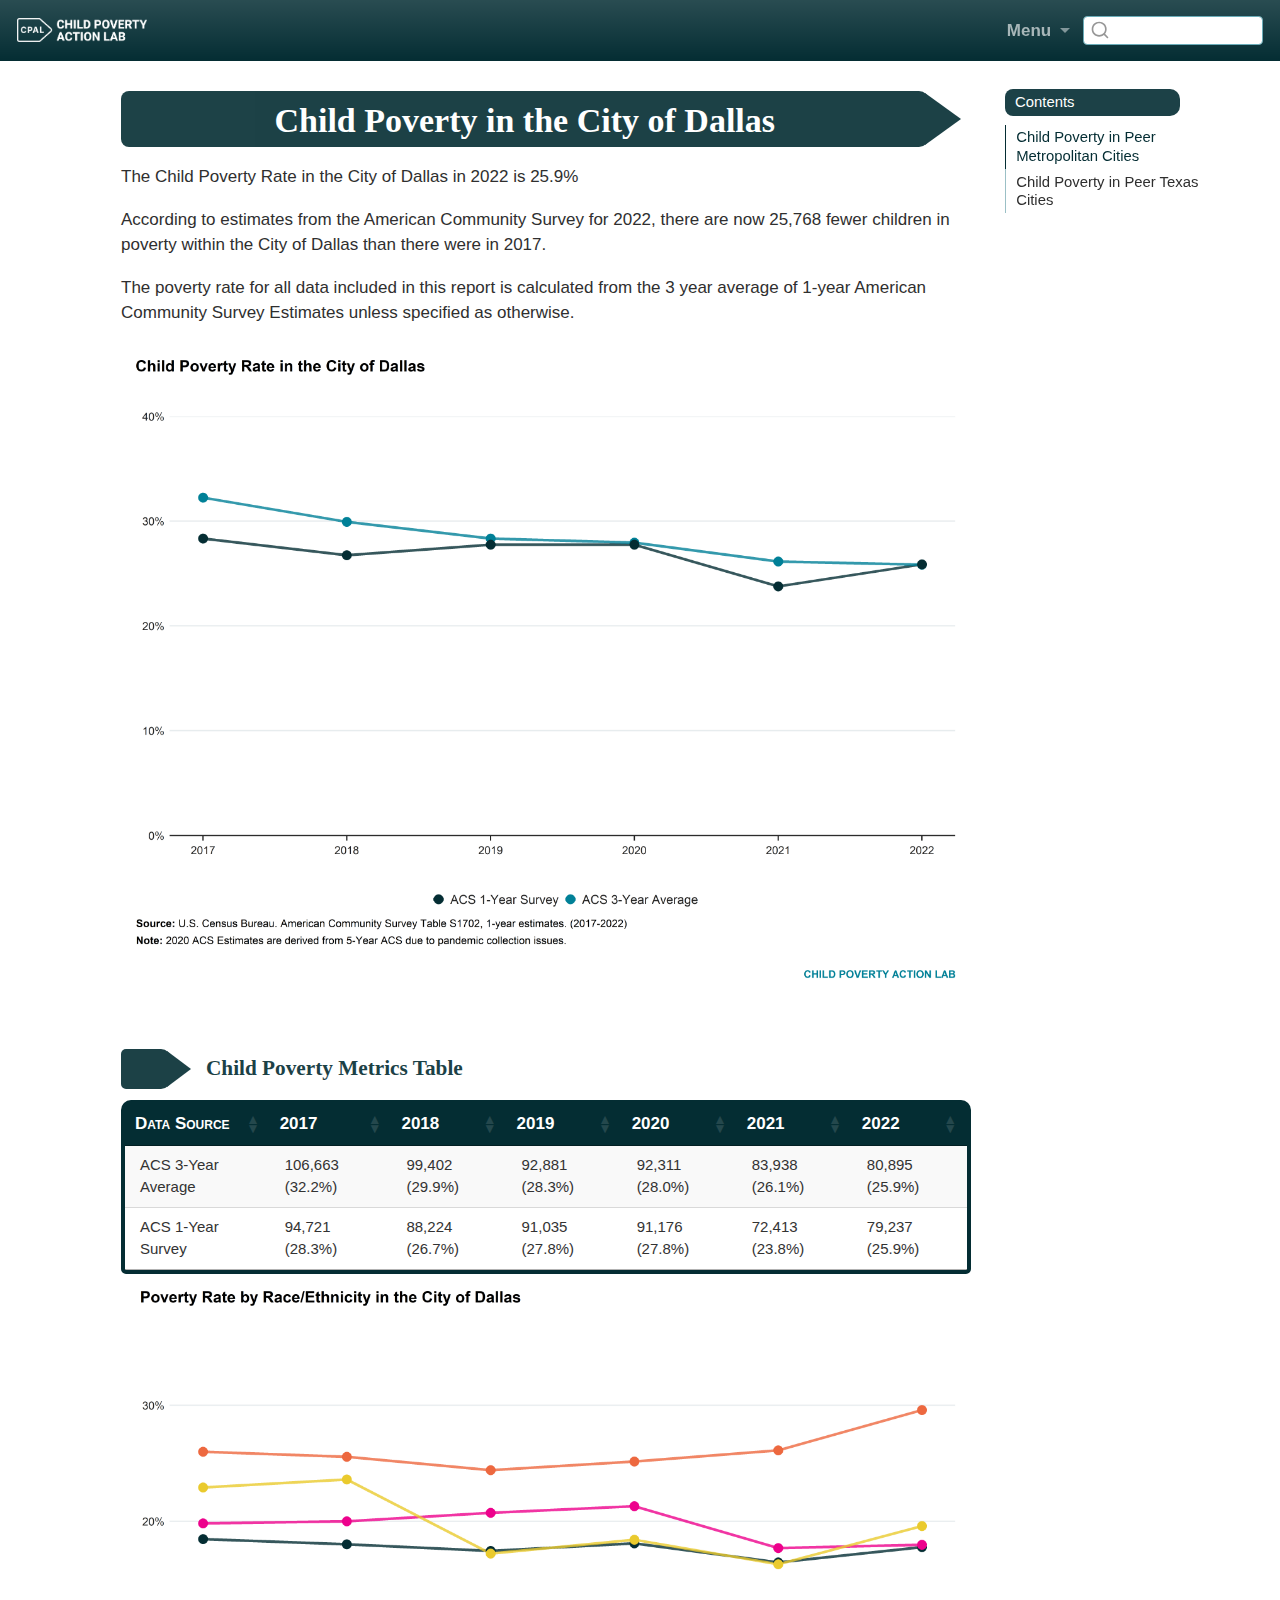
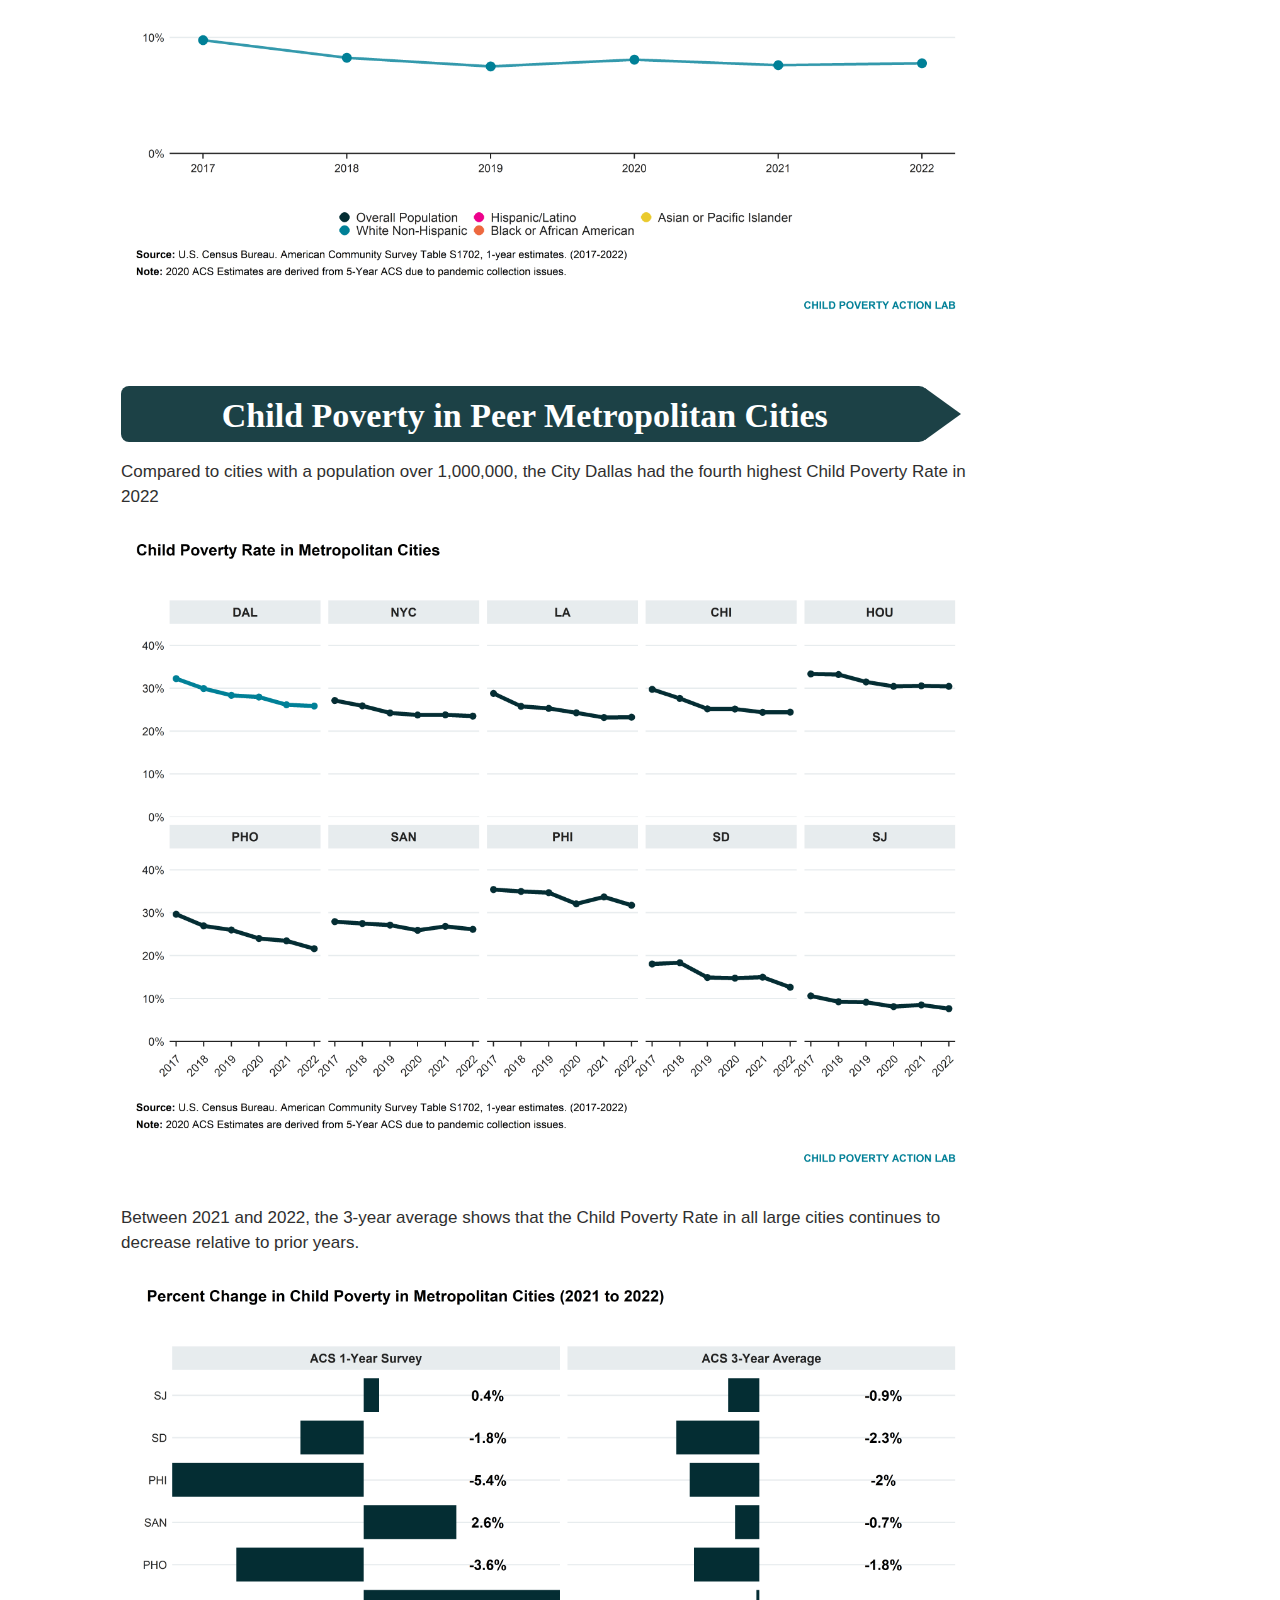
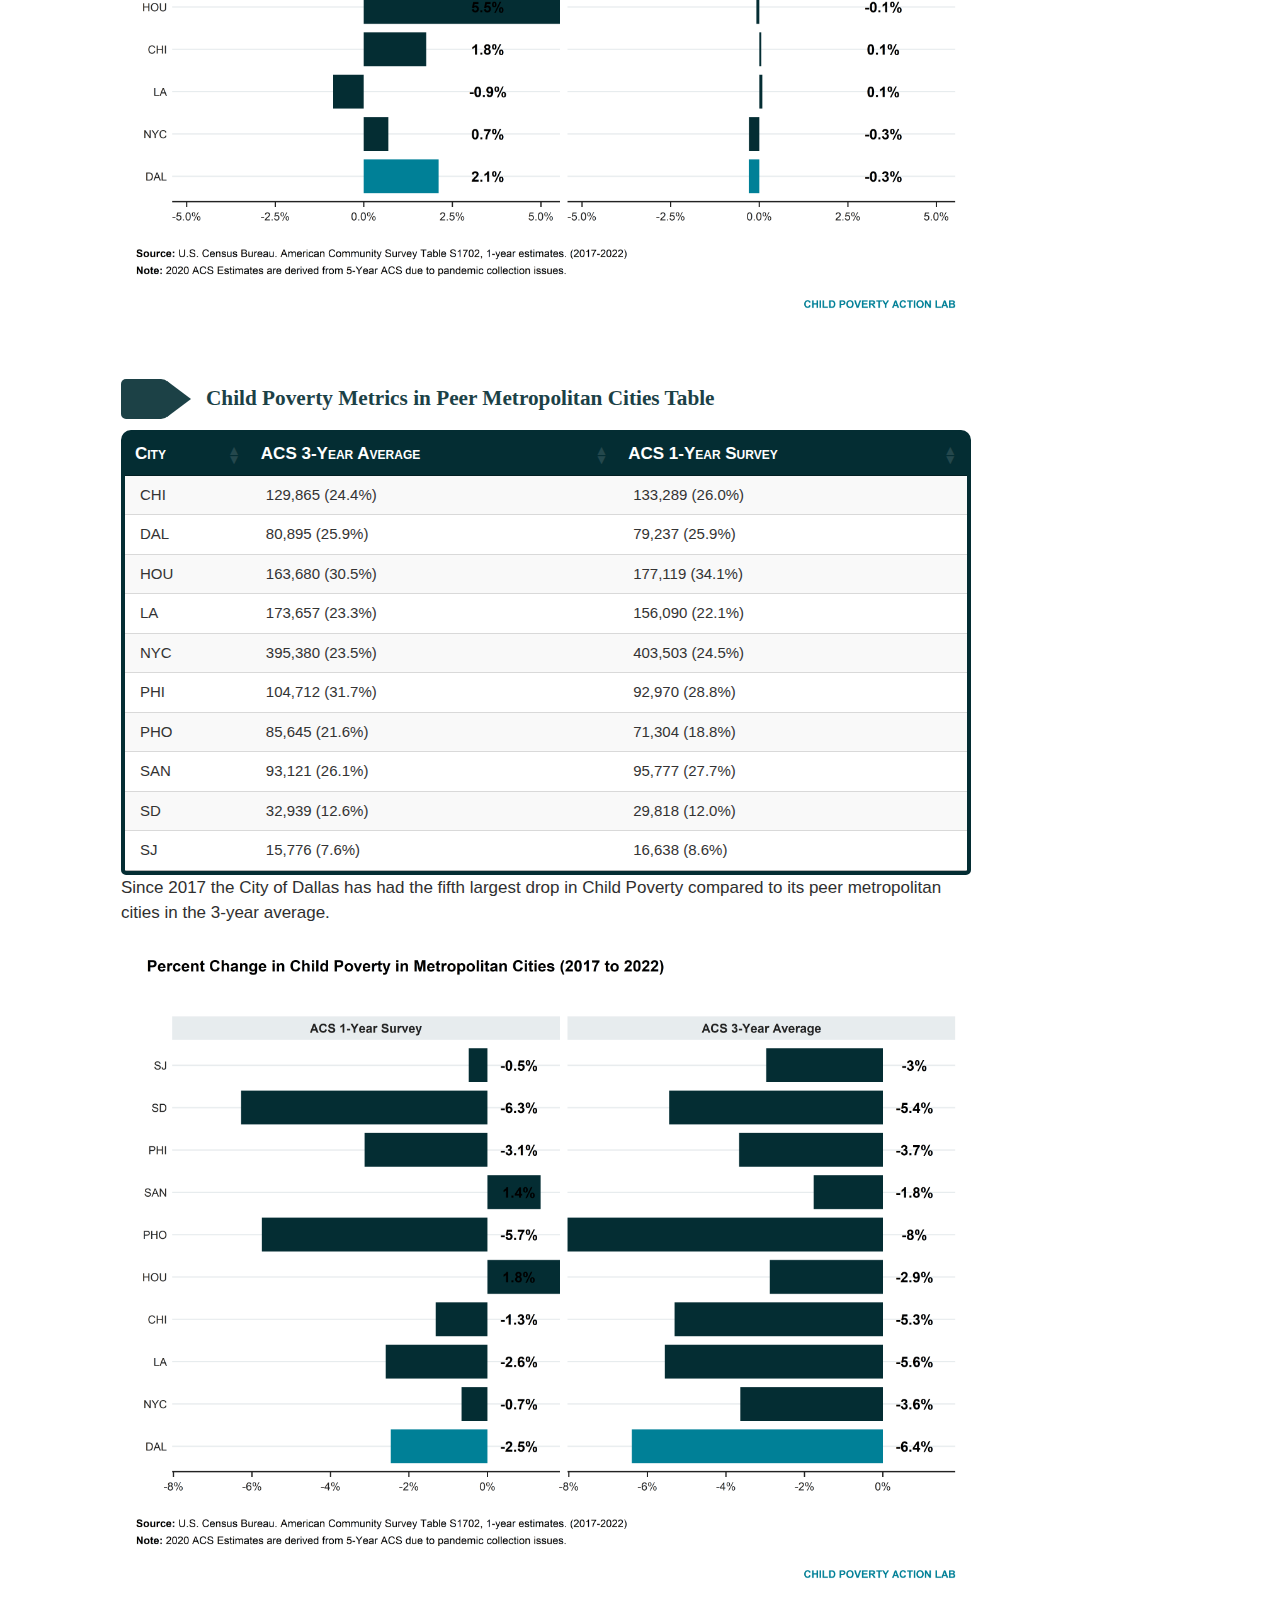
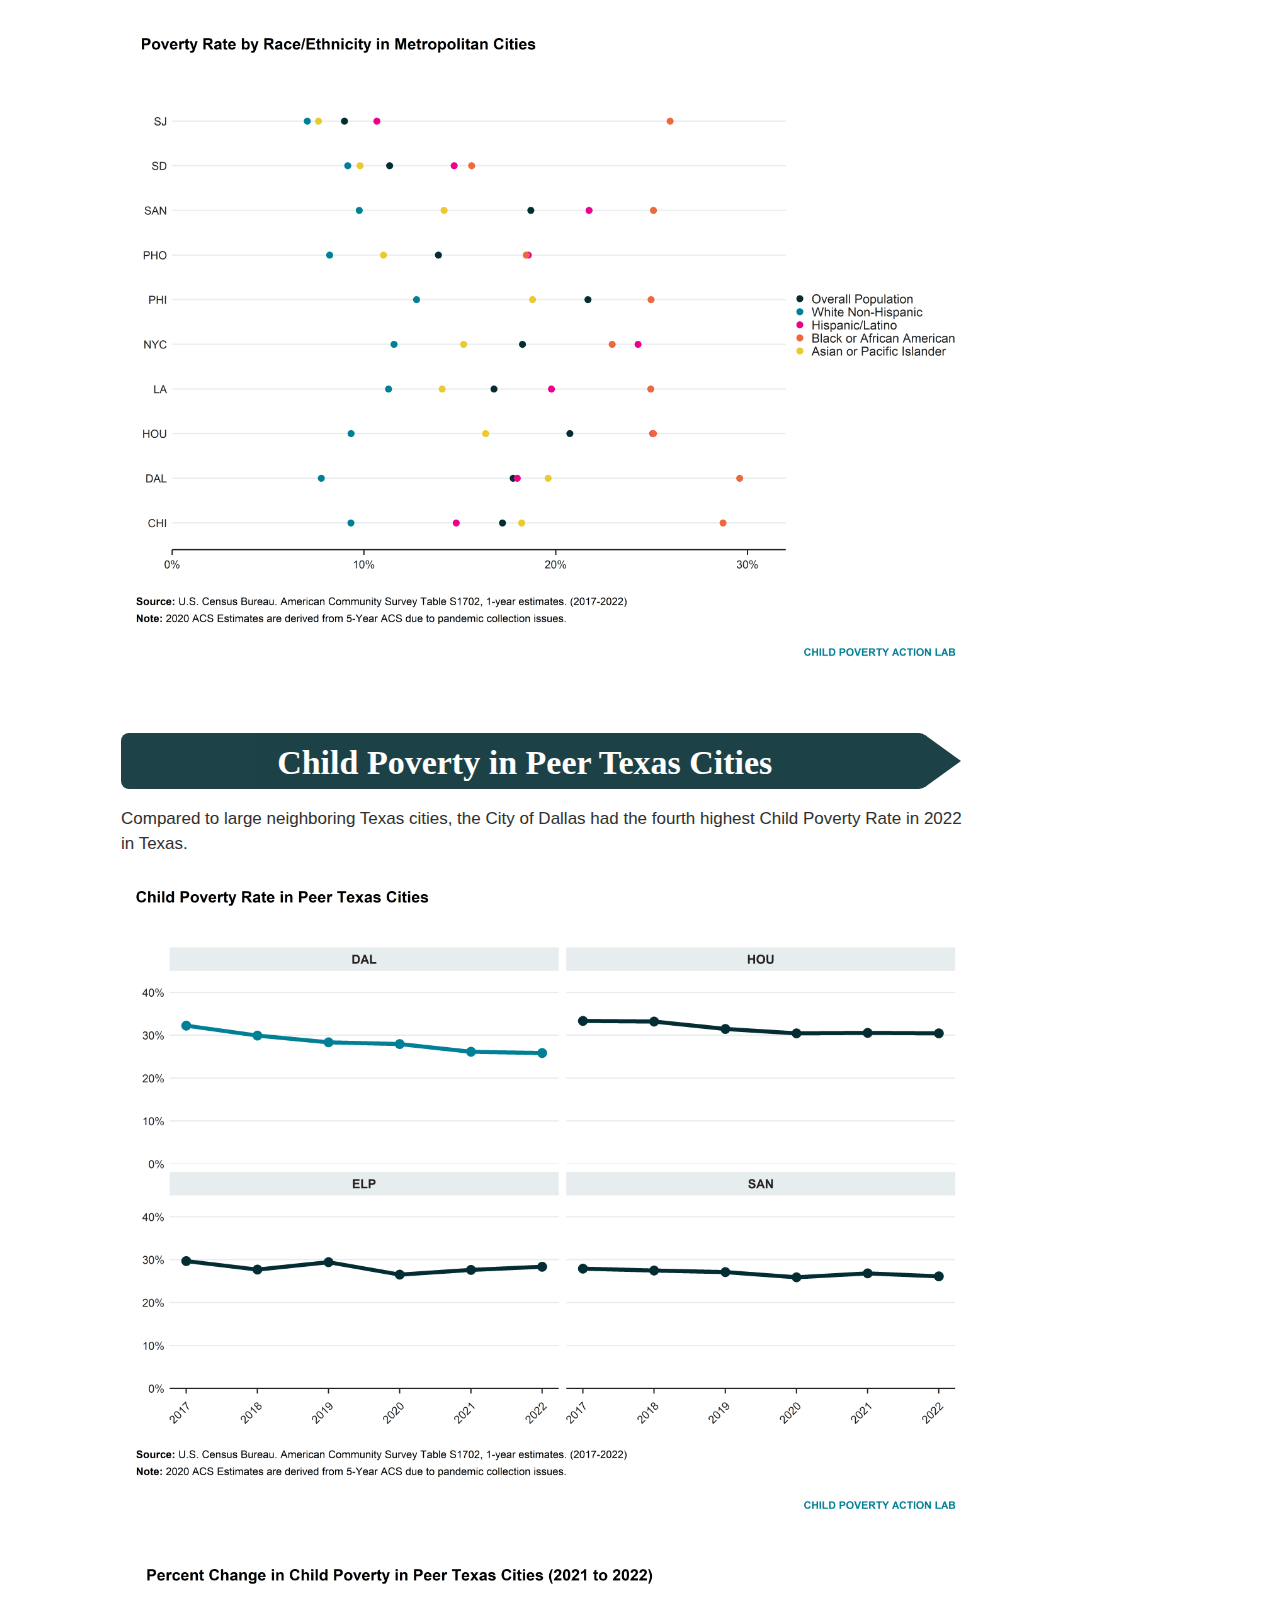
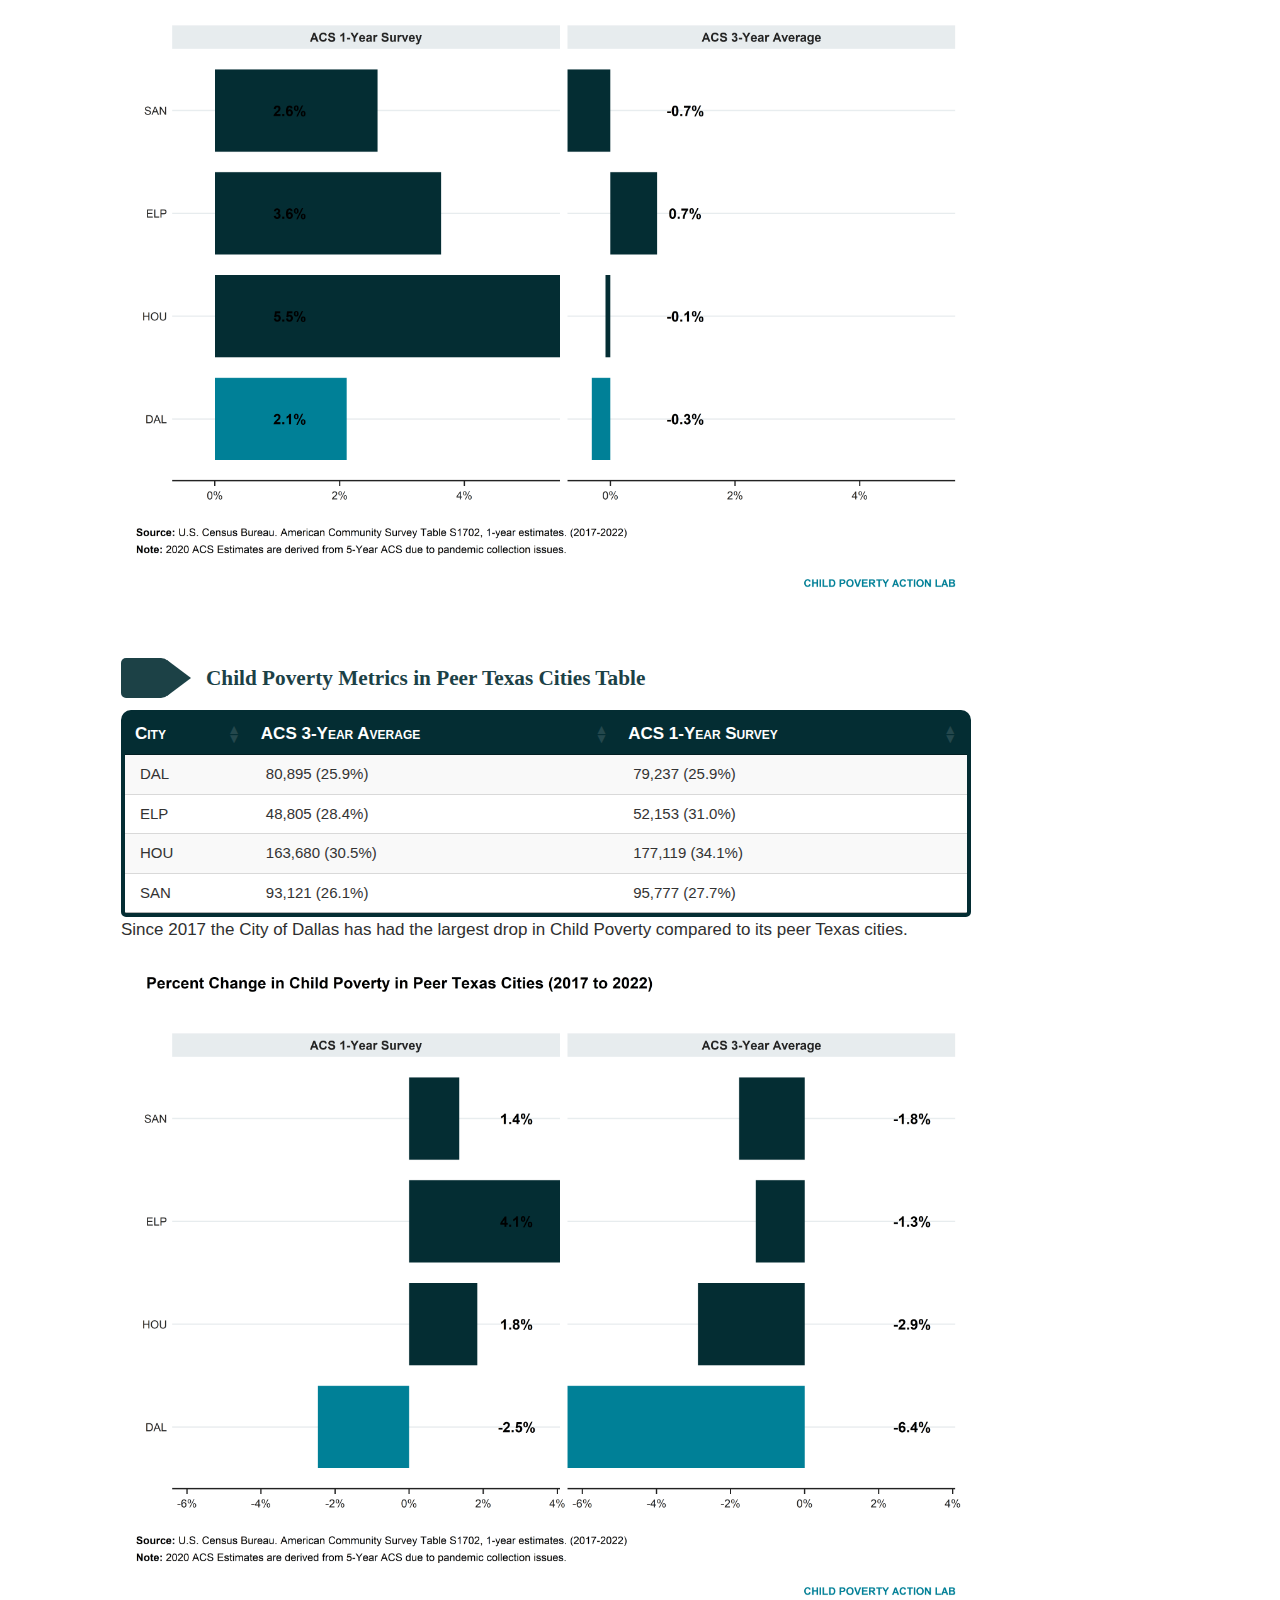
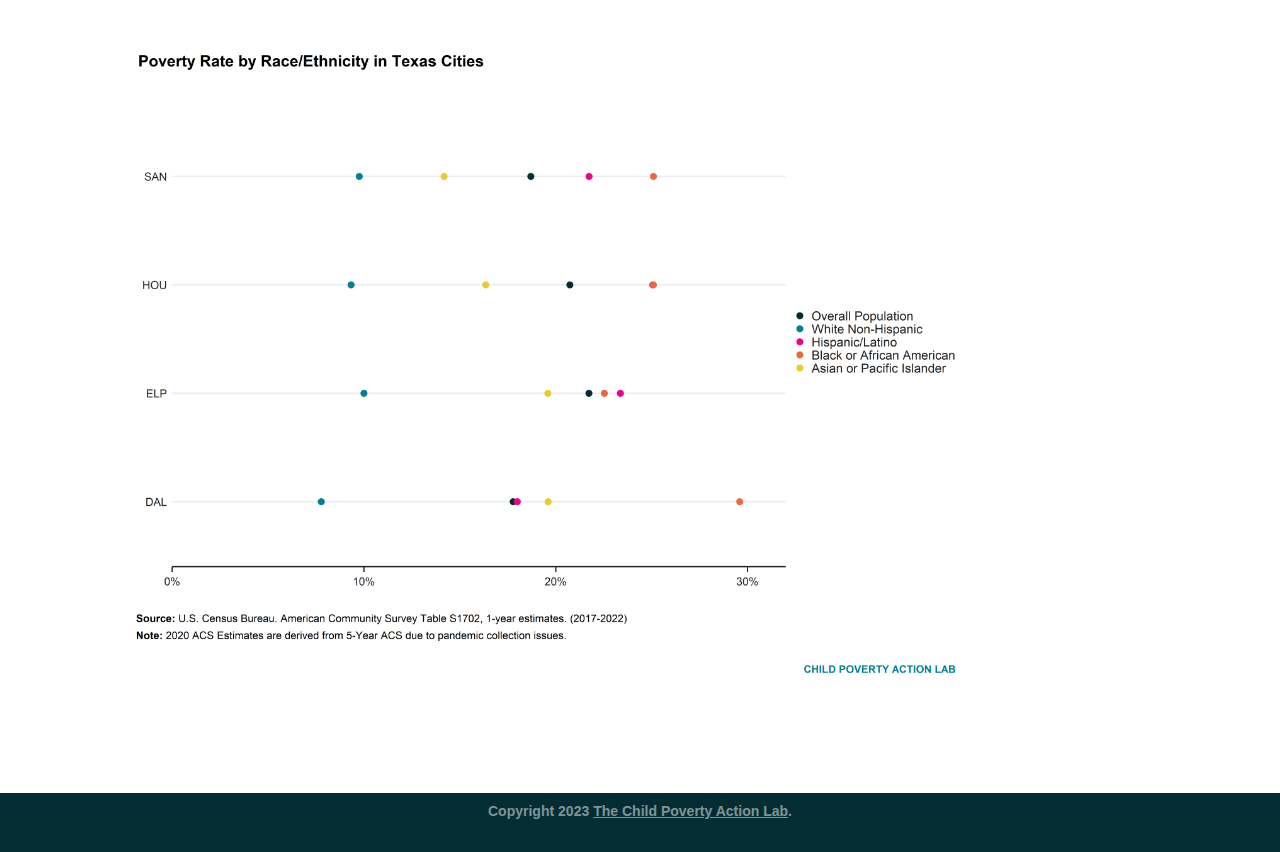
<file: docs/index.html>
<!DOCTYPE html>
<html xmlns="http://www.w3.org/1999/xhtml" lang="en" xml:lang="en"><head>

<meta charset="utf-8">
<meta name="generator" content="quarto-1.3.353">

<meta name="viewport" content="width=device-width, initial-scale=1.0, user-scalable=yes">


<title>Child Poverty in the City of Dallas</title>
<style>
code{white-space: pre-wrap;}
span.smallcaps{font-variant: small-caps;}
div.columns{display: flex; gap: min(4vw, 1.5em);}
div.column{flex: auto; overflow-x: auto;}
div.hanging-indent{margin-left: 1.5em; text-indent: -1.5em;}
ul.task-list{list-style: none;}
ul.task-list li input[type="checkbox"] {
  width: 0.8em;
  margin: 0 0.8em 0.2em -1em; /* quarto-specific, see https://github.com/quarto-dev/quarto-cli/issues/4556 */ 
  vertical-align: middle;
}
</style>


<script src="site_libs/quarto-nav/quarto-nav.js"></script>
<script src="site_libs/quarto-nav/headroom.min.js"></script>
<script src="site_libs/clipboard/clipboard.min.js"></script>
<script src="site_libs/quarto-search/autocomplete.umd.js"></script>
<script src="site_libs/quarto-search/fuse.min.js"></script>
<script src="site_libs/quarto-search/quarto-search.js"></script>
<meta name="quarto:offset" content="./">
<link href="./www/images/CPAL_favicon.ico" rel="icon">
<script src="site_libs/quarto-html/quarto.js"></script>
<script src="site_libs/quarto-html/popper.min.js"></script>
<script src="site_libs/quarto-html/tippy.umd.min.js"></script>
<link href="site_libs/quarto-html/tippy.css" rel="stylesheet">
<link href="site_libs/quarto-html/quarto-syntax-highlighting.css" rel="stylesheet" id="quarto-text-highlighting-styles">
<script src="site_libs/bootstrap/bootstrap.min.js"></script>
<link href="site_libs/bootstrap/bootstrap-icons.css" rel="stylesheet">
<link href="site_libs/bootstrap/bootstrap.min.css" rel="stylesheet" id="quarto-bootstrap" data-mode="light">
<script id="quarto-search-options" type="application/json">{
  "location": "navbar",
  "copy-button": false,
  "collapse-after": 3,
  "panel-placement": "end",
  "type": "textbox",
  "limit": 20,
  "language": {
    "search-no-results-text": "No results",
    "search-matching-documents-text": "matching documents",
    "search-copy-link-title": "Copy link to search",
    "search-hide-matches-text": "Hide additional matches",
    "search-more-match-text": "more match in this document",
    "search-more-matches-text": "more matches in this document",
    "search-clear-button-title": "Clear",
    "search-detached-cancel-button-title": "Cancel",
    "search-submit-button-title": "Submit"
  }
}</script>
<style>html{ scroll-behavior: smooth; }</style>

<script src="site_libs/htmlwidgets-1.6.2/htmlwidgets.js"></script>
<link href="site_libs/datatables-css-0.0.0/datatables-crosstalk.css" rel="stylesheet">
<script src="site_libs/datatables-binding-0.29/datatables.js"></script>
<script src="site_libs/jquery-3.6.0/jquery-3.6.0.min.js"></script>
<link href="site_libs/dt-core-1.13.4/css/jquery.dataTables.min.css" rel="stylesheet">
<link href="site_libs/dt-core-1.13.4/css/jquery.dataTables.extra.css" rel="stylesheet">
<script src="site_libs/dt-core-1.13.4/js/jquery.dataTables.min.js"></script>
<link href="site_libs/crosstalk-1.2.0/css/crosstalk.min.css" rel="stylesheet">
<script src="site_libs/crosstalk-1.2.0/js/crosstalk.min.js"></script>


</head>

<body class="nav-fixed">

<div id="quarto-search-results"></div>
  <header id="quarto-header" class="headroom fixed-top">
    <nav class="navbar navbar-expand navbar-dark ">
      <div class="navbar-container container-fluid">
      <div class="navbar-brand-container">
    <a href="https://github.com/childpovertyactionlab/" class="navbar-brand navbar-brand-logo">
    <img src="./www/images/CPAL_Logo_White.png" alt="" class="navbar-logo">
    </a>
  </div>
          <ul class="navbar-nav navbar-nav-scroll ms-auto">
  <li class="nav-item dropdown ">
    <a class="nav-link dropdown-toggle" href="#" id="nav-menu-bmenub" role="button" data-bs-toggle="dropdown" aria-expanded="false" rel="" target="">
 <span class="menu-text"><b>Menu<b></b></b></span>
    </a>
    <ul class="dropdown-menu dropdown-menu-end" aria-labelledby="nav-menu-bmenub">    
        <li>
    <a class="dropdown-item" href="./index.html" rel="" target=""><i class="bi bi-house-door-fill" role="img">
</i> 
 <span class="dropdown-text">Home</span></a>
  </li>  
        <li>
    <a class="dropdown-item" href="https://github.com/childpovertyactionlab/" rel="" target=""><i class="bi bi-github" role="img">
</i> 
 <span class="dropdown-text">Github</span></a>
  </li>  
    </ul>
  </li>
</ul>
          <div class="quarto-navbar-tools">
</div>
            <div id="quarto-search" class="" title="Search"></div>
      </div> <!-- /container-fluid -->
    </nav>
</header>
<!-- content -->
<div id="quarto-content" class="quarto-container page-columns page-rows-contents page-layout-article page-navbar">
<!-- sidebar -->
<!-- margin-sidebar -->
    <div id="quarto-margin-sidebar" class="sidebar margin-sidebar">
        <nav id="TOC" role="doc-toc" class="toc-active">
    <h2 id="toc-title">Contents</h2>
   
  <ul class="collapse">
  <li><a href="#child-poverty-in-peer-metropolitan-cities" id="toc-child-poverty-in-peer-metropolitan-cities" class="nav-link active" data-scroll-target="#child-poverty-in-peer-metropolitan-cities">Child Poverty in Peer Metropolitan Cities</a></li>
  <li><a href="#child-poverty-in-peer-texas-cities" id="toc-child-poverty-in-peer-texas-cities" class="nav-link" data-scroll-target="#child-poverty-in-peer-texas-cities">Child Poverty in Peer Texas Cities</a></li>
  </ul>
</nav>
    </div>
<!-- main -->
<main class="content" id="quarto-document-content">

<header id="title-block-header" class="quarto-title-block default">
<div class="quarto-title">
<h1 class="title">Child Poverty in the City of Dallas</h1>
</div>



<div class="quarto-title-meta">

    
  
    
  </div>
  

</header>

<p>The Child Poverty Rate in the City of Dallas in 2022 is 25.9%</p>
<p>According to estimates from the American Community Survey for 2022, there are now 25,768 fewer children in poverty within the City of Dallas than there were in 2017.</p>
<p>The poverty rate for all data included in this report is calculated from the 3 year average of 1-year American Community Survey Estimates unless specified as otherwise.</p>
<div class="cell">
<div class="cell-output-display">
<p><img src="index_files/figure-html/Child Poverty in Dallas-1.png" class="img-fluid" width="2700"></p>
</div>
</div>
<section id="child-poverty-metrics-table" class="level4">
<h4 data-anchor-id="child-poverty-metrics-table">Child Poverty Metrics Table</h4>
<div class="cell">
<div class="cell-output-display">

<div class="datatables html-widget html-fill-item-overflow-hidden html-fill-item" id="htmlwidget-7157d9658a467c2d9360" style="width:100%;height:auto;"></div>
<script type="application/json" data-for="htmlwidget-7157d9658a467c2d9360">{"x":{"filter":"none","vertical":false,"data":[["ACS 3-Year Average","ACS 1-Year Survey"],["106,663 (32.2%)","94,721 (28.3%)"],["99,402 (29.9%)","88,224 (26.7%)"],["92,881 (28.3%)","91,035 (27.8%)"],["92,311 (28.0%)","91,176 (27.8%)"],["83,938 (26.1%)","72,413 (23.8%)"],["80,895 (25.9%)","79,237 (25.9%)"]],"container":"<table class=\"display\">\n  <thead>\n    <tr>\n      <th>Data Source<\/th>\n      <th>2017<\/th>\n      <th>2018<\/th>\n      <th>2019<\/th>\n      <th>2020<\/th>\n      <th>2021<\/th>\n      <th>2022<\/th>\n    <\/tr>\n  <\/thead>\n<\/table>","options":{"paging":false,"searching":false,"info":false,"columnDefs":[],"order":[],"autoWidth":false,"orderClasses":false,"rowCallback":"function(row, data, displayNum, displayIndex, dataIndex) {\n}"}},"evals":["options.rowCallback"],"jsHooks":[]}</script>
</div>
</div>
<div class="cell">
<div class="cell-output-display">
<p><img src="index_files/figure-html/Poverty by Race/Ethnicity-1.png" class="img-fluid" width="2700"></p>
</div>
</div>
</section>
<section id="child-poverty-in-peer-metropolitan-cities" class="level1">
<h1>Child Poverty in Peer Metropolitan Cities</h1>
<p>Compared to cities with a population over 1,000,000, the City Dallas had the fourth highest Child Poverty Rate in 2022</p>
<div class="cell">
<div class="cell-output-display">
<p><img src="index_files/figure-html/Child Poverty Rate in Peer Metropolitan Cities-1.png" class="img-fluid" width="2700"></p>
</div>
</div>
<p>Between 2021 and 2022, the 3-year average shows that the Child Poverty Rate in all large cities continues to decrease relative to prior years.</p>
<div class="cell">
<div class="cell-output-display">
<p><img src="index_files/figure-html/One Year Child Poverty Change in Cities Over 1,000,000 Population-1.png" class="img-fluid" width="2700"></p>
</div>
</div>
<section id="child-poverty-metrics-in-peer-metropolitan-cities-table" class="level4">
<h4 data-anchor-id="child-poverty-metrics-in-peer-metropolitan-cities-table">Child Poverty Metrics in Peer Metropolitan Cities Table</h4>
<div class="cell">
<div class="cell-output-display">

<div class="datatables html-widget html-fill-item-overflow-hidden html-fill-item" id="htmlwidget-e130efba8410155f32df" style="width:100%;height:auto;"></div>
<script type="application/json" data-for="htmlwidget-e130efba8410155f32df">{"x":{"filter":"none","vertical":false,"data":[["CHI","DAL","HOU","LA","NYC","PHI","PHO","SAN","SD","SJ"],["129,865 (24.4%)","80,895 (25.9%)","163,680 (30.5%)","173,657 (23.3%)","395,380 (23.5%)","104,712 (31.7%)","85,645 (21.6%)","93,121 (26.1%)","32,939 (12.6%)","15,776 (7.6%)"],["133,289 (26.0%)","79,237 (25.9%)","177,119 (34.1%)","156,090 (22.1%)","403,503 (24.5%)","92,970 (28.8%)","71,304 (18.8%)","95,777 (27.7%)","29,818 (12.0%)","16,638 (8.6%)"]],"container":"<table class=\"display\">\n  <thead>\n    <tr>\n      <th>City<\/th>\n      <th>ACS 3-Year Average<\/th>\n      <th>ACS 1-Year Survey<\/th>\n    <\/tr>\n  <\/thead>\n<\/table>","options":{"paging":false,"searching":false,"info":false,"columnDefs":[],"order":[],"autoWidth":false,"orderClasses":false,"rowCallback":"function(row, data, displayNum, displayIndex, dataIndex) {\n}"}},"evals":["options.rowCallback"],"jsHooks":[]}</script>
</div>
</div>
<p>Since 2017 the City of Dallas has had the fifth largest drop in Child Poverty compared to its peer metropolitan cities in the 3-year average.</p>
<div class="cell">
<div class="cell-output-display">
<p><img src="index_files/figure-html/Child Poverty Change in Peer Metropolitan Cities-1.png" class="img-fluid" width="2700"></p>
</div>
</div>
<div class="cell">
<div class="cell-output-display">
<p><img src="index_files/figure-html/Poverty by Race/Ethnicity in Peer Metropolitan Cities-1.png" class="img-fluid" width="2700"></p>
</div>
</div>
</section>
</section>
<section id="child-poverty-in-peer-texas-cities" class="level1">
<h1>Child Poverty in Peer Texas Cities</h1>
<p>Compared to large neighboring Texas cities, the City of Dallas had the fourth highest Child Poverty Rate in 2022 in Texas.</p>
<div class="cell">
<div class="cell-output-display">
<p><img src="index_files/figure-html/Child Poverty Rate in Texas Cities-1.png" class="img-fluid" width="2700"></p>
</div>
</div>
<div class="cell">
<div class="cell-output-display">
<p><img src="index_files/figure-html/Child Poverty Change in Texas Cities 2021 to 2022-1.png" class="img-fluid" width="2700"></p>
</div>
</div>
<section id="child-poverty-metrics-in-peer-texas-cities-table" class="level4">
<h4 data-anchor-id="child-poverty-metrics-in-peer-texas-cities-table">Child Poverty Metrics in Peer Texas Cities Table</h4>
<div class="cell">
<div class="cell-output-display">

<div class="datatables html-widget html-fill-item-overflow-hidden html-fill-item" id="htmlwidget-072ff51f30ffa00603fb" style="width:100%;height:auto;"></div>
<script type="application/json" data-for="htmlwidget-072ff51f30ffa00603fb">{"x":{"filter":"none","vertical":false,"data":[["DAL","ELP","HOU","SAN"],["80,895 (25.9%)","48,805 (28.4%)","163,680 (30.5%)","93,121 (26.1%)"],["79,237 (25.9%)","52,153 (31.0%)","177,119 (34.1%)","95,777 (27.7%)"]],"container":"<table class=\"display\">\n  <thead>\n    <tr>\n      <th>City<\/th>\n      <th>ACS 3-Year Average<\/th>\n      <th>ACS 1-Year Survey<\/th>\n    <\/tr>\n  <\/thead>\n<\/table>","options":{"paging":false,"searching":false,"info":false,"columnDefs":[],"order":[],"autoWidth":false,"orderClasses":false,"rowCallback":"function(row, data, displayNum, displayIndex, dataIndex) {\n}"}},"evals":["options.rowCallback"],"jsHooks":[]}</script>
</div>
</div>
<p>Since 2017 the City of Dallas has had the largest drop in Child Poverty compared to its peer Texas cities.</p>
<div class="cell">
<div class="cell-output-display">
<p><img src="index_files/figure-html/Child Poverty Change in Texas Cities 2017 to 2022-1.png" class="img-fluid" width="2700"></p>
</div>
</div>
<div class="cell">
<div class="cell-output-display">
<p><img src="index_files/figure-html/Poverty by Race/Ethnicity in Texas Cities-1.png" class="img-fluid" width="2700"></p>
</div>
</div>
<b><b>

</b></b></section><b><b>
</b></b></section><b><b>

</b></b></main><b><b> <!-- /main -->
<script id="quarto-html-after-body" type="application/javascript">
window.document.addEventListener("DOMContentLoaded", function (event) {
  const toggleBodyColorMode = (bsSheetEl) => {
    const mode = bsSheetEl.getAttribute("data-mode");
    const bodyEl = window.document.querySelector("body");
    if (mode === "dark") {
      bodyEl.classList.add("quarto-dark");
      bodyEl.classList.remove("quarto-light");
    } else {
      bodyEl.classList.add("quarto-light");
      bodyEl.classList.remove("quarto-dark");
    }
  }
  const toggleBodyColorPrimary = () => {
    const bsSheetEl = window.document.querySelector("link#quarto-bootstrap");
    if (bsSheetEl) {
      toggleBodyColorMode(bsSheetEl);
    }
  }
  toggleBodyColorPrimary();  
  const isCodeAnnotation = (el) => {
    for (const clz of el.classList) {
      if (clz.startsWith('code-annotation-')) {                     
        return true;
      }
    }
    return false;
  }
  const clipboard = new window.ClipboardJS('.code-copy-button', {
    text: function(trigger) {
      const codeEl = trigger.previousElementSibling.cloneNode(true);
      for (const childEl of codeEl.children) {
        if (isCodeAnnotation(childEl)) {
          childEl.remove();
        }
      }
      return codeEl.innerText;
    }
  });
  clipboard.on('success', function(e) {
    // button target
    const button = e.trigger;
    // don't keep focus
    button.blur();
    // flash "checked"
    button.classList.add('code-copy-button-checked');
    var currentTitle = button.getAttribute("title");
    button.setAttribute("title", "Copied!");
    let tooltip;
    if (window.bootstrap) {
      button.setAttribute("data-bs-toggle", "tooltip");
      button.setAttribute("data-bs-placement", "left");
      button.setAttribute("data-bs-title", "Copied!");
      tooltip = new bootstrap.Tooltip(button, 
        { trigger: "manual", 
          customClass: "code-copy-button-tooltip",
          offset: [0, -8]});
      tooltip.show();    
    }
    setTimeout(function() {
      if (tooltip) {
        tooltip.hide();
        button.removeAttribute("data-bs-title");
        button.removeAttribute("data-bs-toggle");
        button.removeAttribute("data-bs-placement");
      }
      button.setAttribute("title", currentTitle);
      button.classList.remove('code-copy-button-checked');
    }, 1000);
    // clear code selection
    e.clearSelection();
  });
  function tippyHover(el, contentFn) {
    const config = {
      allowHTML: true,
      content: contentFn,
      maxWidth: 500,
      delay: 100,
      arrow: false,
      appendTo: function(el) {
          return el.parentElement;
      },
      interactive: true,
      interactiveBorder: 10,
      theme: 'quarto',
      placement: 'bottom-start'
    };
    window.tippy(el, config); 
  }
  const noterefs = window.document.querySelectorAll('a[role="doc-noteref"]');
  for (var i=0; i<noterefs.length; i++) {
    const ref = noterefs[i];
    tippyHover(ref, function() {
      // use id or data attribute instead here
      let href = ref.getAttribute('data-footnote-href') || ref.getAttribute('href');
      try { href = new URL(href).hash; } catch {}
      const id = href.replace(/^#\/?/, "");
      const note = window.document.getElementById(id);
      return note.innerHTML;
    });
  }
      let selectedAnnoteEl;
      const selectorForAnnotation = ( cell, annotation) => {
        let cellAttr = 'data-code-cell="' + cell + '"';
        let lineAttr = 'data-code-annotation="' +  annotation + '"';
        const selector = 'span[' + cellAttr + '][' + lineAttr + ']';
        return selector;
      }
      const selectCodeLines = (annoteEl) => {
        const doc = window.document;
        const targetCell = annoteEl.getAttribute("data-target-cell");
        const targetAnnotation = annoteEl.getAttribute("data-target-annotation");
        const annoteSpan = window.document.querySelector(selectorForAnnotation(targetCell, targetAnnotation));
        const lines = annoteSpan.getAttribute("data-code-lines").split(",");
        const lineIds = lines.map((line) => {
          return targetCell + "-" + line;
        })
        let top = null;
        let height = null;
        let parent = null;
        if (lineIds.length > 0) {
            //compute the position of the single el (top and bottom and make a div)
            const el = window.document.getElementById(lineIds[0]);
            top = el.offsetTop;
            height = el.offsetHeight;
            parent = el.parentElement.parentElement;
          if (lineIds.length > 1) {
            const lastEl = window.document.getElementById(lineIds[lineIds.length - 1]);
            const bottom = lastEl.offsetTop + lastEl.offsetHeight;
            height = bottom - top;
          }
          if (top !== null && height !== null && parent !== null) {
            // cook up a div (if necessary) and position it 
            let div = window.document.getElementById("code-annotation-line-highlight");
            if (div === null) {
              div = window.document.createElement("div");
              div.setAttribute("id", "code-annotation-line-highlight");
              div.style.position = 'absolute';
              parent.appendChild(div);
            }
            div.style.top = top - 2 + "px";
            div.style.height = height + 4 + "px";
            let gutterDiv = window.document.getElementById("code-annotation-line-highlight-gutter");
            if (gutterDiv === null) {
              gutterDiv = window.document.createElement("div");
              gutterDiv.setAttribute("id", "code-annotation-line-highlight-gutter");
              gutterDiv.style.position = 'absolute';
              const codeCell = window.document.getElementById(targetCell);
              const gutter = codeCell.querySelector('.code-annotation-gutter');
              gutter.appendChild(gutterDiv);
            }
            gutterDiv.style.top = top - 2 + "px";
            gutterDiv.style.height = height + 4 + "px";
          }
          selectedAnnoteEl = annoteEl;
        }
      };
      const unselectCodeLines = () => {
        const elementsIds = ["code-annotation-line-highlight", "code-annotation-line-highlight-gutter"];
        elementsIds.forEach((elId) => {
          const div = window.document.getElementById(elId);
          if (div) {
            div.remove();
          }
        });
        selectedAnnoteEl = undefined;
      };
      // Attach click handler to the DT
      const annoteDls = window.document.querySelectorAll('dt[data-target-cell]');
      for (const annoteDlNode of annoteDls) {
        annoteDlNode.addEventListener('click', (event) => {
          const clickedEl = event.target;
          if (clickedEl !== selectedAnnoteEl) {
            unselectCodeLines();
            const activeEl = window.document.querySelector('dt[data-target-cell].code-annotation-active');
            if (activeEl) {
              activeEl.classList.remove('code-annotation-active');
            }
            selectCodeLines(clickedEl);
            clickedEl.classList.add('code-annotation-active');
          } else {
            // Unselect the line
            unselectCodeLines();
            clickedEl.classList.remove('code-annotation-active');
          }
        });
      }
  const findCites = (el) => {
    const parentEl = el.parentElement;
    if (parentEl) {
      const cites = parentEl.dataset.cites;
      if (cites) {
        return {
          el,
          cites: cites.split(' ')
        };
      } else {
        return findCites(el.parentElement)
      }
    } else {
      return undefined;
    }
  };
  var bibliorefs = window.document.querySelectorAll('a[role="doc-biblioref"]');
  for (var i=0; i<bibliorefs.length; i++) {
    const ref = bibliorefs[i];
    const citeInfo = findCites(ref);
    if (citeInfo) {
      tippyHover(citeInfo.el, function() {
        var popup = window.document.createElement('div');
        citeInfo.cites.forEach(function(cite) {
          var citeDiv = window.document.createElement('div');
          citeDiv.classList.add('hanging-indent');
          citeDiv.classList.add('csl-entry');
          var biblioDiv = window.document.getElementById('ref-' + cite);
          if (biblioDiv) {
            citeDiv.innerHTML = biblioDiv.innerHTML;
          }
          popup.appendChild(citeDiv);
        });
        return popup.innerHTML;
      });
    }
  }
});
</script>
</b></b></div><b><b> <!-- /content -->
<footer class="footer">
  <div class="nav-footer">
    <div class="nav-footer-left">
      &nbsp;
    </div>   
    <div class="nav-footer-center">Copyright 2023 <b><a href="https://childpovertyactionlab.org/">The Child Poverty Action Lab</a>.</b></div>
    <div class="nav-footer-right">
      &nbsp;
    </div>
  </div>
</footer>



</b></b><script src="site_libs/quarto-html/zenscroll-min.js"></script>
</body></html>
</file>
<file: docs/site_libs/quarto-html/tippy.css>
.tippy-box[data-animation=fade][data-state=hidden]{opacity:0}[data-tippy-root]{max-width:calc(100vw - 10px)}.tippy-box{position:relative;background-color:#333;color:#fff;border-radius:4px;font-size:14px;line-height:1.4;white-space:normal;outline:0;transition-property:transform,visibility,opacity}.tippy-box[data-placement^=top]>.tippy-arrow{bottom:0}.tippy-box[data-placement^=top]>.tippy-arrow:before{bottom:-7px;left:0;border-width:8px 8px 0;border-top-color:initial;transform-origin:center top}.tippy-box[data-placement^=bottom]>.tippy-arrow{top:0}.tippy-box[data-placement^=bottom]>.tippy-arrow:before{top:-7px;left:0;border-width:0 8px 8px;border-bottom-color:initial;transform-origin:center bottom}.tippy-box[data-placement^=left]>.tippy-arrow{right:0}.tippy-box[data-placement^=left]>.tippy-arrow:before{border-width:8px 0 8px 8px;border-left-color:initial;right:-7px;transform-origin:center left}.tippy-box[data-placement^=right]>.tippy-arrow{left:0}.tippy-box[data-placement^=right]>.tippy-arrow:before{left:-7px;border-width:8px 8px 8px 0;border-right-color:initial;transform-origin:center right}.tippy-box[data-inertia][data-state=visible]{transition-timing-function:cubic-bezier(.54,1.5,.38,1.11)}.tippy-arrow{width:16px;height:16px;color:#333}.tippy-arrow:before{content:"";position:absolute;border-color:transparent;border-style:solid}.tippy-content{position:relative;padding:5px 9px;z-index:1}
</file>
<file: docs/site_libs/quarto-html/quarto-syntax-highlighting.css>
/* quarto syntax highlight colors */
:root {
  --quarto-hl-ot-color: #003B4F;
  --quarto-hl-at-color: #657422;
  --quarto-hl-ss-color: #20794D;
  --quarto-hl-an-color: #5E5E5E;
  --quarto-hl-fu-color: #4758AB;
  --quarto-hl-st-color: #20794D;
  --quarto-hl-cf-color: #003B4F;
  --quarto-hl-op-color: #5E5E5E;
  --quarto-hl-er-color: #AD0000;
  --quarto-hl-bn-color: #AD0000;
  --quarto-hl-al-color: #AD0000;
  --quarto-hl-va-color: #111111;
  --quarto-hl-bu-color: inherit;
  --quarto-hl-ex-color: inherit;
  --quarto-hl-pp-color: #AD0000;
  --quarto-hl-in-color: #5E5E5E;
  --quarto-hl-vs-color: #20794D;
  --quarto-hl-wa-color: #5E5E5E;
  --quarto-hl-do-color: #5E5E5E;
  --quarto-hl-im-color: #00769E;
  --quarto-hl-ch-color: #20794D;
  --quarto-hl-dt-color: #AD0000;
  --quarto-hl-fl-color: #AD0000;
  --quarto-hl-co-color: #5E5E5E;
  --quarto-hl-cv-color: #5E5E5E;
  --quarto-hl-cn-color: #8f5902;
  --quarto-hl-sc-color: #5E5E5E;
  --quarto-hl-dv-color: #AD0000;
  --quarto-hl-kw-color: #003B4F;
}

/* other quarto variables */
:root {
  --quarto-font-monospace: "Fira Code";
}

pre > code.sourceCode > span {
  color: #003B4F;
}

code span {
  color: #003B4F;
}

code.sourceCode > span {
  color: #003B4F;
}

div.sourceCode,
div.sourceCode pre.sourceCode {
  color: #003B4F;
}

code span.ot {
  color: #003B4F;
  font-style: inherit;
}

code span.at {
  color: #657422;
  font-style: inherit;
}

code span.ss {
  color: #20794D;
  font-style: inherit;
}

code span.an {
  color: #5E5E5E;
  font-style: inherit;
}

code span.fu {
  color: #4758AB;
  font-style: inherit;
}

code span.st {
  color: #20794D;
  font-style: inherit;
}

code span.cf {
  color: #003B4F;
  font-style: inherit;
}

code span.op {
  color: #5E5E5E;
  font-style: inherit;
}

code span.er {
  color: #AD0000;
  font-style: inherit;
}

code span.bn {
  color: #AD0000;
  font-style: inherit;
}

code span.al {
  color: #AD0000;
  font-style: inherit;
}

code span.va {
  color: #111111;
  font-style: inherit;
}

code span.bu {
  font-style: inherit;
}

code span.ex {
  font-style: inherit;
}

code span.pp {
  color: #AD0000;
  font-style: inherit;
}

code span.in {
  color: #5E5E5E;
  font-style: inherit;
}

code span.vs {
  color: #20794D;
  font-style: inherit;
}

code span.wa {
  color: #5E5E5E;
  font-style: italic;
}

code span.do {
  color: #5E5E5E;
  font-style: italic;
}

code span.im {
  color: #00769E;
  font-style: inherit;
}

code span.ch {
  color: #20794D;
  font-style: inherit;
}

code span.dt {
  color: #AD0000;
  font-style: inherit;
}

code span.fl {
  color: #AD0000;
  font-style: inherit;
}

code span.co {
  color: #5E5E5E;
  font-style: inherit;
}

code span.cv {
  color: #5E5E5E;
  font-style: italic;
}

code span.cn {
  color: #8f5902;
  font-style: inherit;
}

code span.sc {
  color: #5E5E5E;
  font-style: inherit;
}

code span.dv {
  color: #AD0000;
  font-style: inherit;
}

code span.kw {
  color: #003B4F;
  font-style: inherit;
}

.prevent-inlining {
  content: "</";
}

/*# sourceMappingURL=debc5d5d77c3f9108843748ff7464032.css.map */
</file>
<file: docs/site_libs/datatables-css-0.0.0/datatables-crosstalk.css>
.dt-crosstalk-fade {
  opacity: 0.2;
}

html body div.DTS div.dataTables_scrollBody {
  background: none;
}


/*
Fix https://github.com/rstudio/DT/issues/563
If the `table.display` is set to "block" (e.g., pkgdown), the browser will display
datatable objects strangely. The search panel and the page buttons will still be
in full-width but the table body will be "compact" and shorter.
In therory, having this attributes will affect `dom="t"`
with `display: block` users. But in reality, there should be no one.
We may remove the below lines in the future if the upstream agree to have this there.
See https://github.com/DataTables/DataTablesSrc/issues/160
*/

table.dataTable {
  display: table;
}


/*
When DTOutput(fill = TRUE), it receives a .html-fill-item class (via htmltools::bindFillRole()), which effectively amounts to `flex: 1 1 auto`. That's mostly fine, but the case where `fillContainer=TRUE`+`height:auto`+`flex-basis:auto` and the container (e.g., a bslib::card()) doesn't have a defined height is a bit problematic since the table wants to fit the parent but the parent wants to fit the table, which results pretty small table height (maybe because there is a minimum height somewhere?). It seems better in this case to impose a 400px height default for the table, which we can do by setting `flex-basis` to 400px (the table is still allowed to grow/shrink when the container has an opinionated height).
*/

.html-fill-container > .html-fill-item.datatables {
  flex-basis: 400px;
}
</file>
<file: docs/site_libs/crosstalk-1.2.0/css/crosstalk.min.css>
.container-fluid.crosstalk-bscols{margin-left:-30px;margin-right:-30px;white-space:normal}body>.container-fluid.crosstalk-bscols{margin-left:auto;margin-right:auto}.crosstalk-input-checkboxgroup .crosstalk-options-group .crosstalk-options-column{display:inline-block;padding-right:12px;vertical-align:top}@media only screen and (max-width: 480px){.crosstalk-input-checkboxgroup .crosstalk-options-group .crosstalk-options-column{display:block;padding-right:inherit}}.crosstalk-input{margin-bottom:15px}.crosstalk-input .control-label{margin-bottom:0;vertical-align:middle}.crosstalk-input input[type="checkbox"]{margin:4px 0 0;margin-top:1px;line-height:normal}.crosstalk-input .checkbox{position:relative;display:block;margin-top:10px;margin-bottom:10px}.crosstalk-input .checkbox>label{padding-left:20px;margin-bottom:0;font-weight:400;cursor:pointer}.crosstalk-input .checkbox input[type="checkbox"],.crosstalk-input .checkbox-inline input[type="checkbox"]{position:absolute;margin-top:2px;margin-left:-20px}.crosstalk-input .checkbox+.checkbox{margin-top:-5px}.crosstalk-input .checkbox-inline{position:relative;display:inline-block;padding-left:20px;margin-bottom:0;font-weight:400;vertical-align:middle;cursor:pointer}.crosstalk-input .checkbox-inline+.checkbox-inline{margin-top:0;margin-left:10px}
</file>
